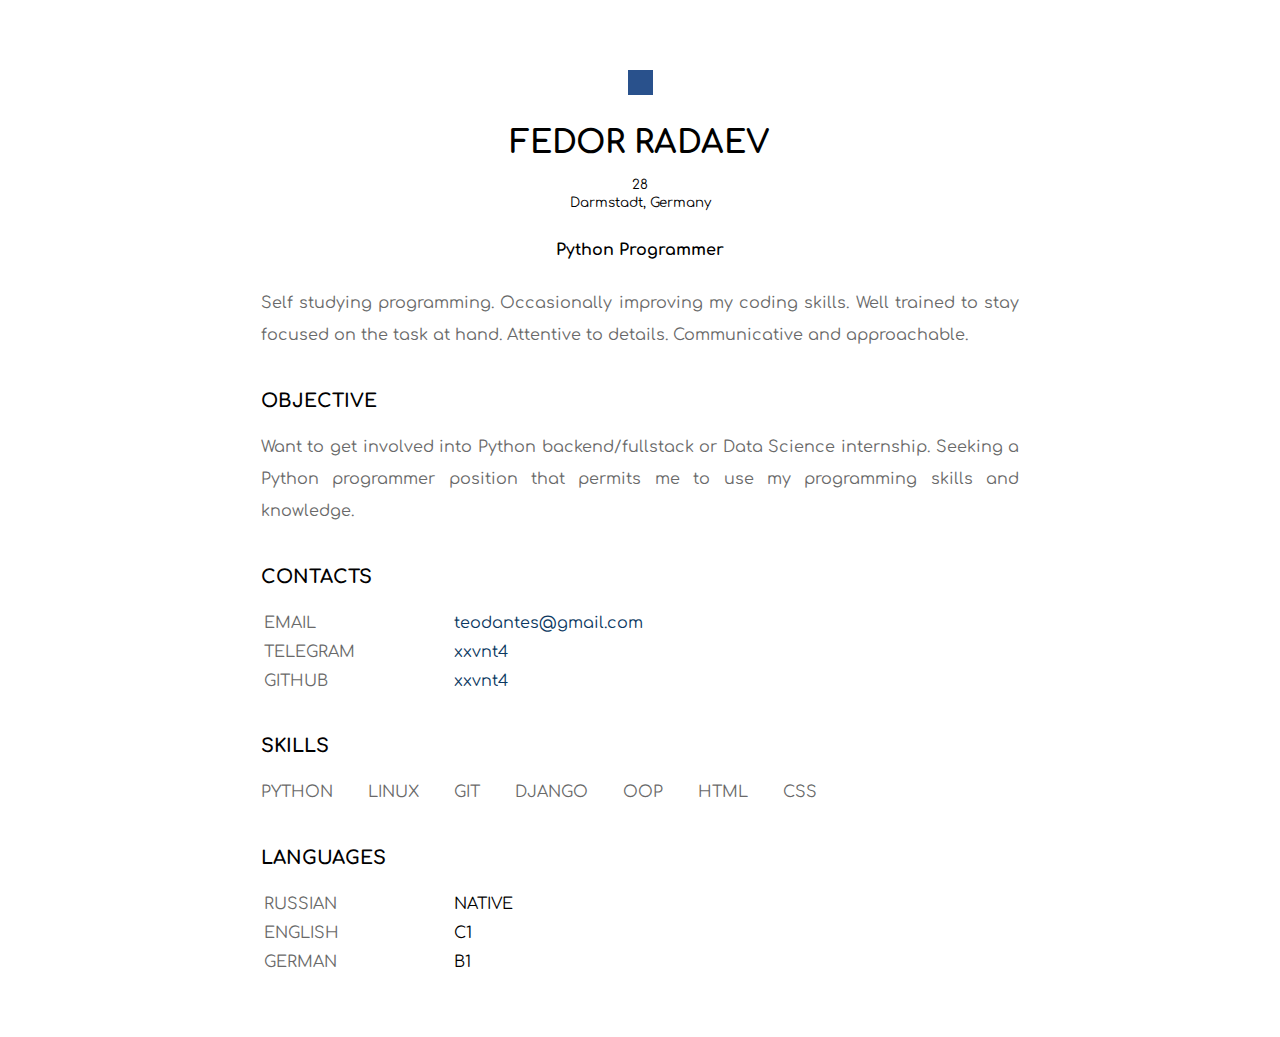
<file: index.html>
<!DOCTYPE html>
<html lang="en">
    <head>
        <link rel="stylesheet" type="text/css" href="//fonts.googleapis.com/css?family=Comfortaa" />
        <link rel="stylesheet" href="/static/css/it.css" type="text/css"/>
         <link rel="shortcut icon" href="/static/img/favicon.jpg" type="image/jpg">
        <meta charset="UTF-8">
        <title>
            CV, Fedor R.
        </title>
    </head>
    <body class="body">
        <img src="/static/img/favicon.jpg" height="25" width="25">

        <h1 align="center">FEDOR RADAEV</h1>

        <p align="center">
            <small>
                28 <br>
                Darmstadt, Germany
            </small>
        </p>

        <div class="programmer" align="center">
            <b>Python Programmer</b>
        </div>
        <br> <!-- Delete when set salary back -->

<!--        <div class="salary" align="center">3500€ per Month</div>-->

        <div class="about" align="justify">
                Self studying programming.
                Occasionally improving my coding skills.
                Well trained to stay focused on the task at hand.
                Attentive to details.
                Communicative and approachable.
        </div>

        <h3>OBJECTIVE</h3>

        <div class="about" align="justify">
            Want to get involved into Python backend/fullstack or Data Science internship.
            Seeking a Python programmer position that permits me to use my programming skills and knowledge.
        </div>

        <h3>CONTACTS</h3>

        <table class="table_contacts">
            <tr>
                <td class="column_contacts">EMAIL</td>
                <td><a href="mailto:teodantes@gmail.com">teodantes@gmail.com</a></td>
            </tr>
            <tr>
                <td class="column_contacts">TELEGRAM</td>
                <td><a href="http://t.me/xxvnt4">xxvnt4</a></td>
            </tr>
            <tr>
                <td class="column_contacts">GITHUB</td>
                <td><a href="http://github.com/xxvnt4">xxvnt4</a></td>
            </tr>
        </table>

        <h3>
            SKILLS
        </h3>

        <p align="justify" class="skills">
            PYTHON
            LINUX
            GIT
            DJANGO
            OOP
            HTML
            CSS
        </p>

        <h3>
            LANGUAGES
        </h3>

        <table class="table_languages">
            <tr>
                <td class="column_contacts">RUSSIAN</td>
                <td>NATIVE</td>
            </tr>
            <tr>
                <td class="column_contacts">ENGLISH</td>
                <td>C1</td>
            </tr>
            <tr>
                <td class="column_contacts">GERMAN</td>
                <td>B1</td>
            </tr>
        </table>

<!--        <h3>CERTIFICATES</h3>-->

<!--        <p class="skills" align="justify">-->
<!--            <a href="/static/img/linux_certificate.png" title="Issued on 12/19">LINUX</a> <br>-->
<!--            <a href="/static/img/python_certificate.png" title="Issued on 12/21">PYTHON</a>-->
<!--        </p>-->
    </body>
</html>
</file>
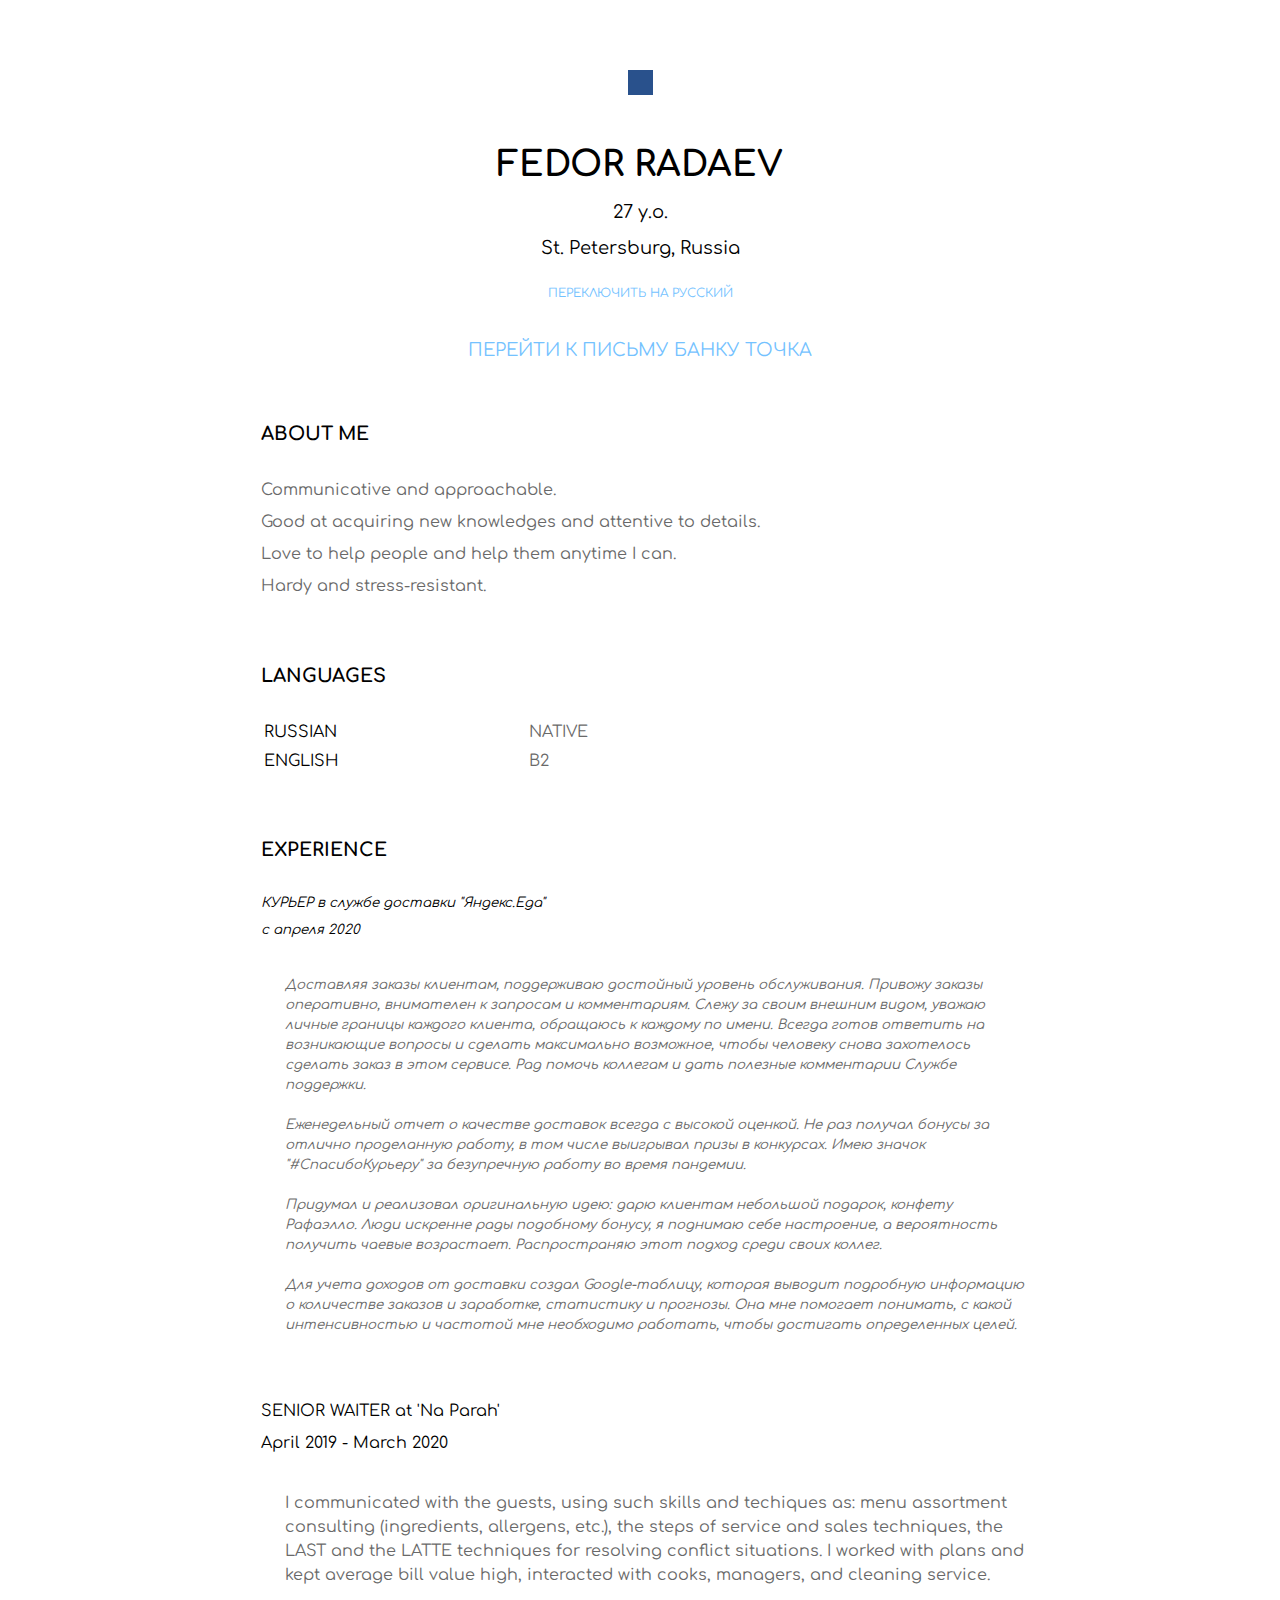
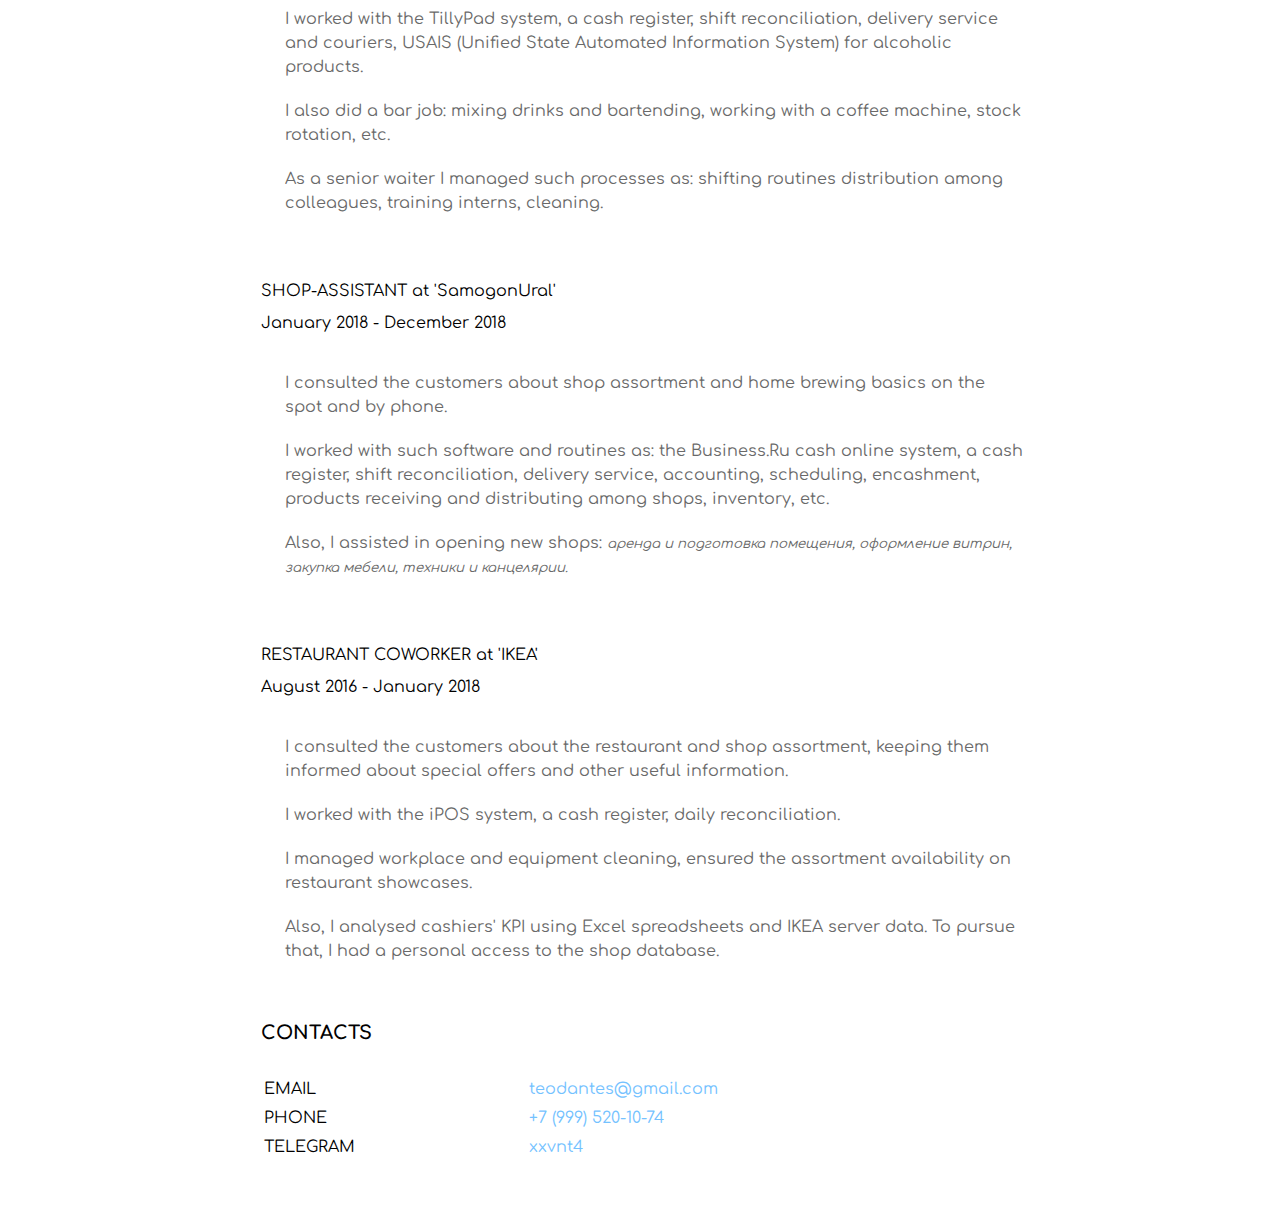
<file: index_eng.html>
<!doctype html>
<html lang="en">
    <head>
        <link rel="stylesheet" type="text/css" href="//fonts.googleapis.com/css?family=Comfortaa" />
        <link rel="stylesheet" href="style.css" type="text/css"/>
        <meta charset="UTF-8">
        <title>
            Fedor R.
        </title>
    </head>
    <body class="body">
        <img src="photo_2022-05-18_01-39-51.jpg" height="25" width="25">

        <h1 align="center">FEDOR RADAEV</h1>

        <p  class="location_age" align="center">
            27 y.o. <br>
            St. Petersburg, Russia
        </p>

        <p class="language_button" align="center">
            <a href="index.html">ПЕРЕКЛЮЧИТЬ НА РУССКИЙ</a>
        </p>

        <p  class="letter_button" align="center">
            <a class="a_letter" href="letter.html">ПЕРЕЙТИ К ПИСЬМУ БАНКУ ТОЧКА</a>
        </p>

        <h3>
            ABOUT ME
        </h3>

        <p class="skills">
            Communicative and approachable. <br>
            Good at acquiring new knowledges and attentive to details. <br>
            Love to help people and help them anytime I can.  <br>
            Hardy and stress-resistant.
        </p>

        <h3>
            LANGUAGES
        </h3>

        <table class="table_languages">
            <tr>
                <td class="column_contacts">RUSSIAN</td>
                <td class="column_second">NATIVE</td>
            </tr>
            <tr>
                <td class="column_contacts">ENGLISH</td>
                <td class="column_second">B2</td>
            </tr>
        </table>

        <h3>
            EXPERIENCE <br>
        </h3>

        <i><small>
            <p class="job_name">
                КУРЬЕР в службе доставки "Яндекс.Еда" <br>
                с апреля 2020
            </p>
            <div class="job_about">
                <p>
                    Доставляя заказы клиентам, поддерживаю достойный уровень обслуживания. Привожу заказы оперативно,
                    внимателен к запросам и комментариям. Слежу за своим внешним видом, уважаю личные границы каждого
                    клиента, обращаюсь к каждому по имени. Всегда готов ответить на возникающие вопросы и сделать
                    максимально
                    возможное, чтобы человеку снова захотелось сделать заказ в этом сервисе. Рад помочь коллегам и дать
                    полезные комментарии Службе поддержки.
                </p>
                <p>
                    Еженедельный отчет о качестве доставок всегда с высокой оценкой. Не раз получал бонусы за отлично
                    проделанную
                    работу, в том числе выигрывал призы в конкурсах. Имею значок "#СпасибоКурьеру" за безупречную работу
                    во
                    время пандемии.
                </p>
                <p>
                    Придумал и реализовал оригинальную идею: дарю клиентам небольшой подарок, конфету Рафаэлло. Люди
                    искренне
                    рады подобному бонусу, я поднимаю себе настроение, а вероятность получить чаевые возрастает.
                    Распространяю
                    этот подход среди своих коллег.
                </p>
                <p>
                    Для учета доходов от доставки создал Google-таблицу, которая выводит подробную информацию о
                    количестве
                    заказов и заработке, статистику и прогнозы. Она мне помогает понимать, с какой интенсивностью и
                    частотой мне
                    необходимо работать, чтобы достигать определенных целей.
                </p>
            </div>
        </i></small>

        <p class="job_name">
            SENIOR WAITER at 'Na Parah' <br>
            April 2019 - March 2020
        </p>
            <div class="job_about">
                <p>
                    I communicated with the guests, using such skills and techiques as: menu assortment consulting
                    (ingredients, allergens, etc.), the steps of service and sales techniques, the LAST and the LATTE
                    techniques for resolving conflict situations.
                    I worked with plans and kept average bill value high, interacted with cooks, managers, and cleaning
                    service.
                </p>
                <p>
                    I worked with the TillyPad system, a cash register, shift reconciliation, delivery service and
                    couriers, USAIS (Unified State Automated Information System) for alcoholic products.
                </p>
                <p>
                    I also did a bar job: mixing drinks and bartending, working with a coffee machine, stock rotation,
                    etc.
                </p>
                <p>
                    As a senior waiter I managed such processes as: shifting routines distribution among colleagues,
                    training interns, cleaning.
                </p>
            </div>

        <p class="job_name">
            SHOP-ASSISTANT at 'SamogonUral'<br>
            January 2018 - December 2018
        </p>
            <div class="job_about">
                <p>
                    I consulted the customers about shop assortment and home brewing basics on the spot and by phone.
                </p>
                <p>
                    I worked with such software and routines as: the Business.Ru cash online system, a cash register,
                    shift reconciliation, delivery service, accounting, scheduling, encashment, products receiving and
                    distributing among shops, inventory, etc.
                </p>
                <p>
                    Also, I assisted in opening new shops: <i><small>аренда и подготовка помещения, оформление витрин,
                    закупка
                    мебели,
                    техники и канцелярии.</small></i>
                </p>
            </div>

        <p class="job_name">
            RESTAURANT COWORKER at 'IKEA'<br>
            August 2016 - January 2018
        </p>
            <div class="job_about">
                <p>
                    I consulted the customers about the restaurant and shop assortment, keeping them informed about
                    special offers and other useful information.
                </p>
                <p>
                    I worked with the iPOS system, a cash register, daily reconciliation.
                </p>
                <p>
                    I managed workplace and equipment cleaning, ensured the assortment availability on restaurant
                    showcases.
                </p>
                <p>
                    Also, I analysed cashiers' KPI using Excel spreadsheets and IKEA server data. To pursue that, I had a
                    personal access to the shop database.
                </p>
            </div>

        <h3 class="contacts_subtitle">CONTACTS</h3>

        <table class="table_contacts">
            <tr>
                <td class="column_contacts">EMAIL</td>
                <td><a href="mailto:teodantes@gmail.com">teodantes@gmail.com</a></td>
            </tr>
            <tr>
                <td class="column_contacts">PHONE</td>
                <td><a href="tel:89995201074">+7 (999) 520-10-74</a></td>
            </tr>
            <tr>
                <td class="column_contacts">TELEGRAM</td>
                <td><a href="https://t.me/xxvnt4">xxvnt4</a></td>
            </tr>
        </table>

    </body>
</html>
</file>
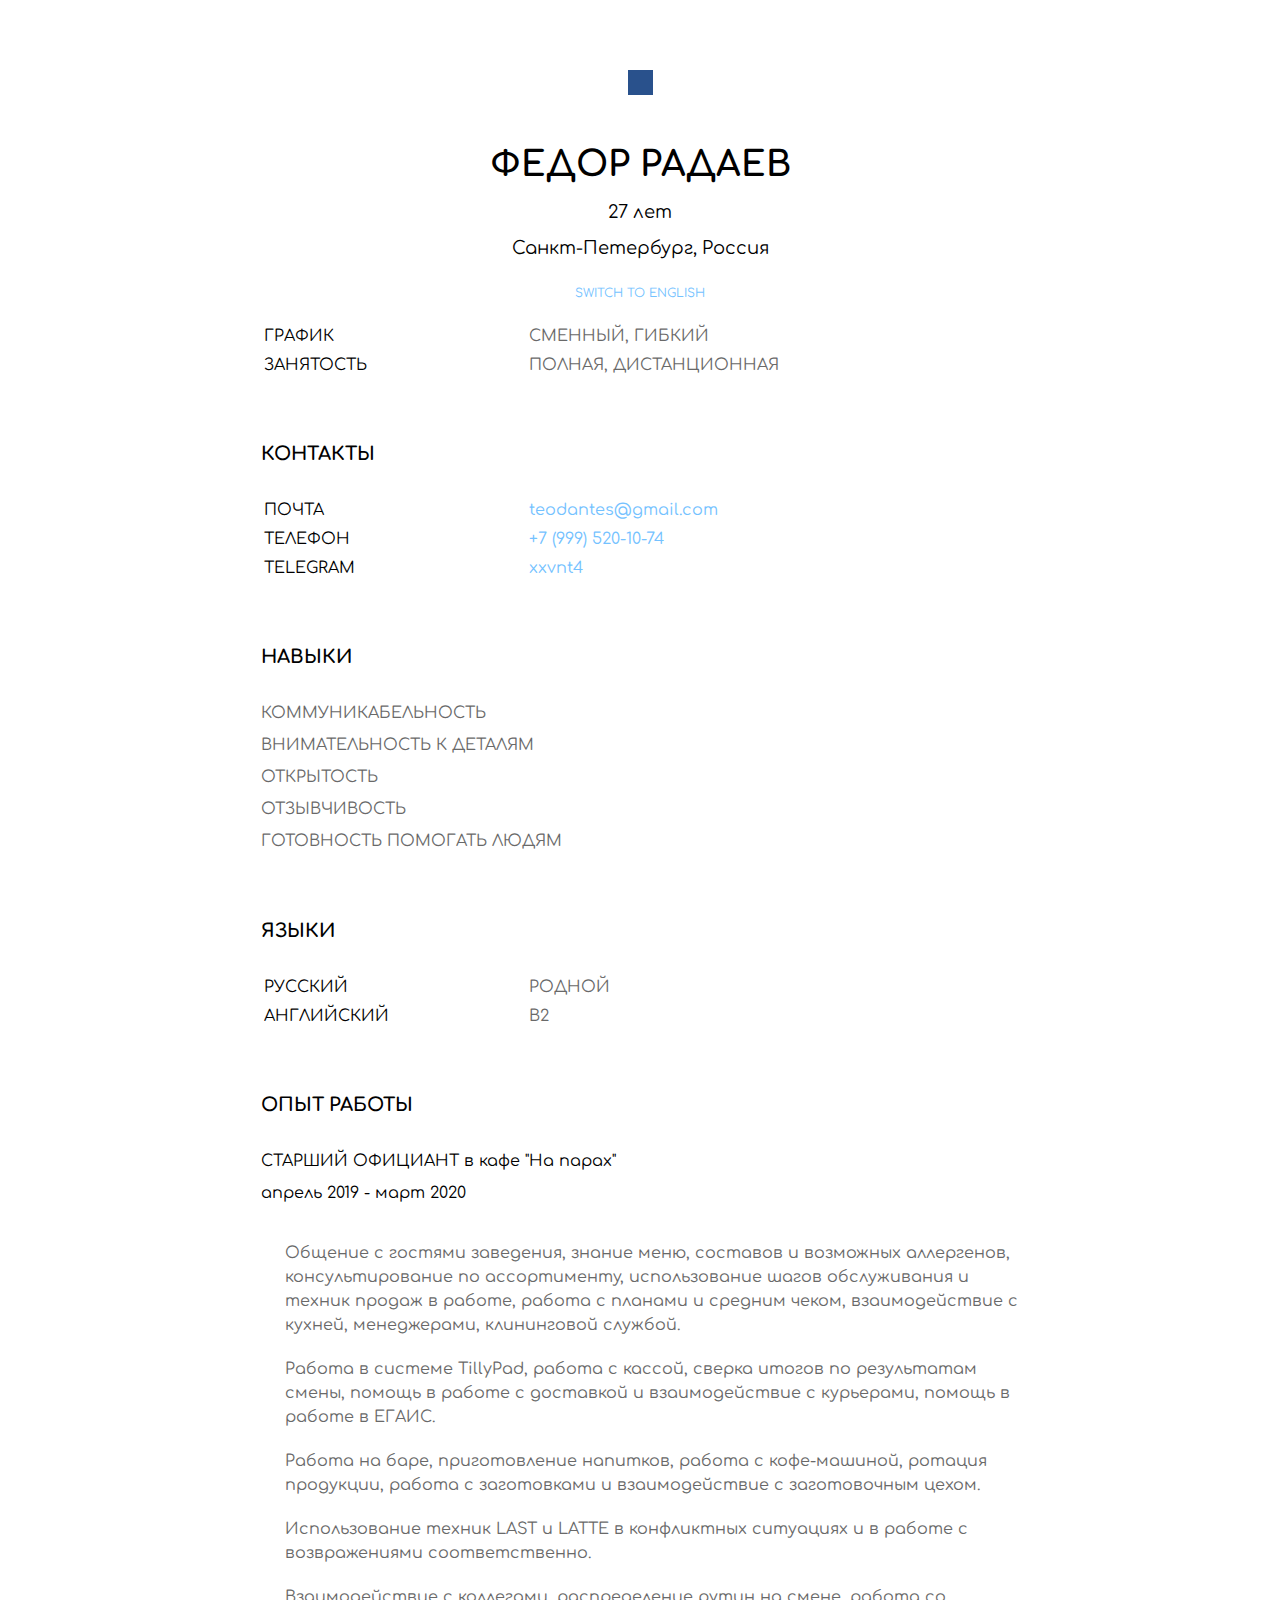
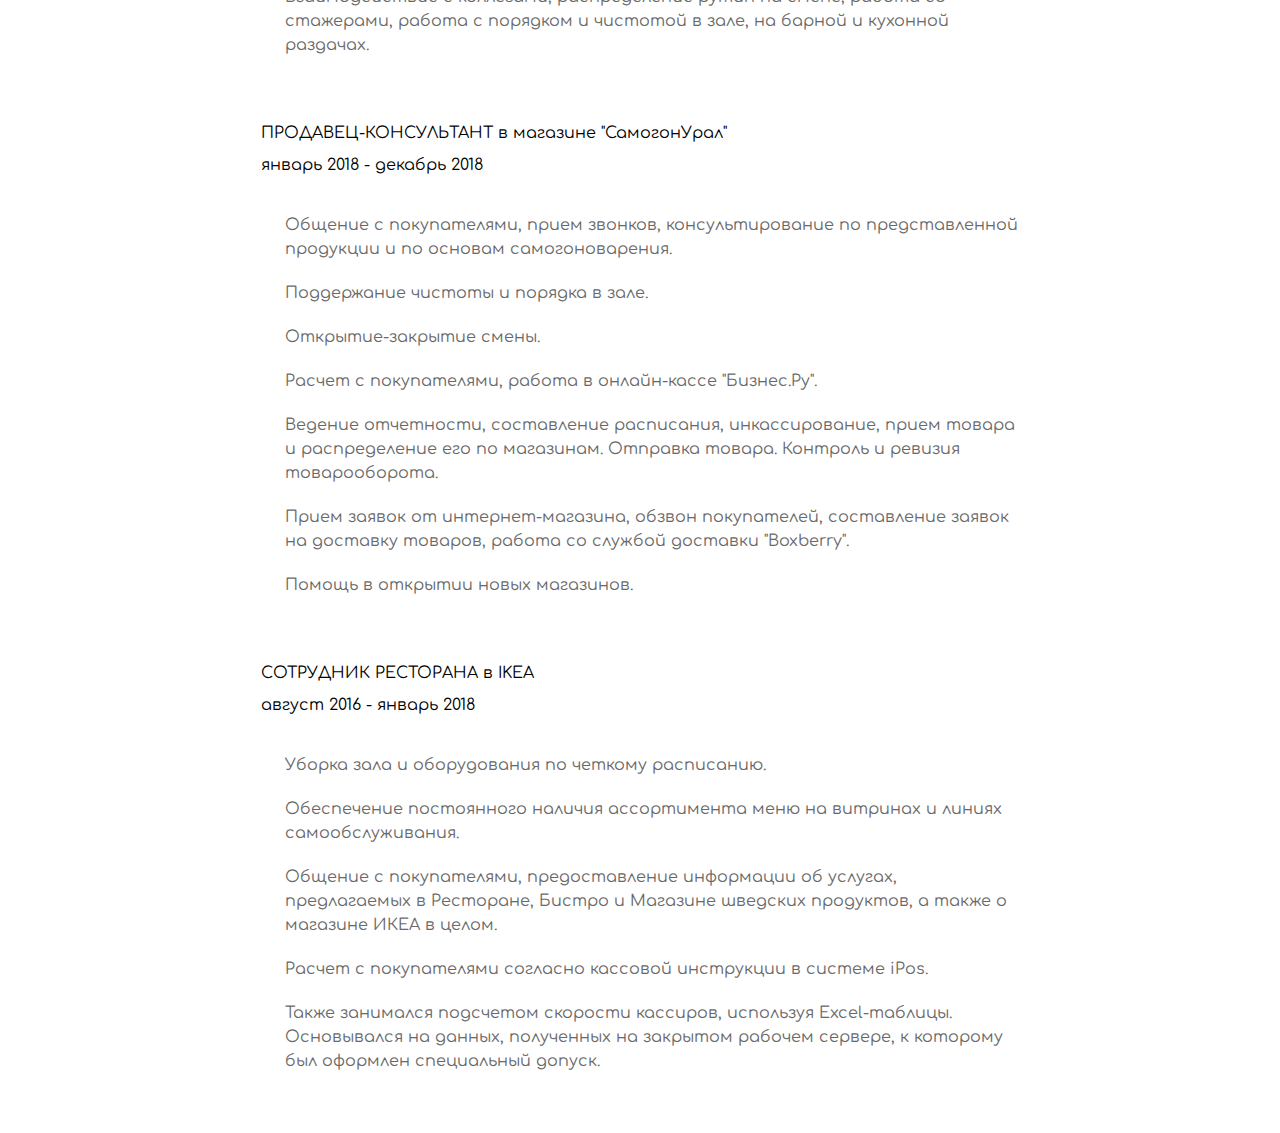
<file: index_rus.html>
<!doctype html>
<html lang="en">
    <head>
        <link rel="stylesheet" type="text/css" href="//fonts.googleapis.com/css?family=Comfortaa" />
        <link rel="stylesheet" href="style.css" type="text/css"/>
        <meta charset="UTF-8">
        <title>
            Федор Р.
        </title>
    </head>
    <body class="body">
        <img src="photo_2022-05-18_01-39-51.jpg" height="25" width="25">

        <h1 align="center">ФЕДОР РАДАЕВ</h1>

        <p  class="location_age" align="center">
            27 лет<br>
            Санкт-Петербург, Россия
        </p>

        <p  class="language_button" align="center">
            <a href="index_eng.html">SWITCH TO ENGLISH</a>
        </p>

        <div class="tab_after_subtitle">
            <table class="table_contacts">
                <tr>
                    <td class="column_contacts">ГРАФИК</td>
                    <td class="column_second">СМЕННЫЙ, ГИБКИЙ</td>
                </tr>
                <tr>
                    <td class="column_contacts">ЗАНЯТОСТЬ</td>
                    <td class="column_second">ПОЛНАЯ, ДИСТАНЦИОННАЯ</td>
                </tr>
            </table>
        </div>

        <h3>КОНТАКТЫ</h3>

        <div class="tab_after_subtitle">
            <table class="table_contacts">
                <tr>
                    <td class="column_contacts">ПОЧТА</td>
                    <td><a href="mailto:teodantes@gmail.com">teodantes@gmail.com</a></td>
                </tr>
                <tr>
                    <td class="column_contacts">ТЕЛЕФОН</td>
                    <td><a href="tel:89995201074">+7 (999) 520-10-74</a></td>
                </tr>
                <tr>
                    <td class="column_contacts">TELEGRAM</td>
                    <td><a href="https://t.me/xxvnt4">xxvnt4</a></td>
                </tr>
            </table>
        </div>

        <h3>
            НАВЫКИ
        </h3>

        <div class="tab_after_subtitle">
            <p class="skills">
                КОММУНИКАБЕЛЬНОСТЬ <br>
                ВНИМАТЕЛЬНОСТЬ К ДЕТАЛЯМ <br>
                ОТКРЫТОСТЬ <br>
                ОТЗЫВЧИВОСТЬ <br>
                ГОТОВНОСТЬ ПОМОГАТЬ ЛЮДЯМ
            </p>
        </div>

        <h3>
            ЯЗЫКИ
        </h3>

        <div class="tab_after_subtitle">
            <table class="table_languages">
                <tr>
                    <td class="column_contacts">РУССКИЙ</td>
                    <td class="column_second">РОДНОЙ</td>
                </tr>
                <tr>
                    <td class="column_contacts">АНГЛИЙСКИЙ</td>
                    <td class="column_second">B2</td>
                </tr>
            </table>
        </div>

        <h3>
            ОПЫТ РАБОТЫ <br>
        </h3>


        <p class="job_name">
            СТАРШИЙ ОФИЦИАНТ в кафе "На парах" <br>
            апрель 2019 - март 2020
        </p>
            <div class="job_about">
                <p>
                    Общение с гостями заведения, знание меню, составов и возможных аллергенов, консультирование по ассортименту,
                    использование шагов обслуживания и техник продаж в работе, работа с планами и средним чеком, взаимодействие
                    с кухней, менеджерами, клининговой службой.
                </p>
                <p>
                    Работа в системе TillyPad, работа с кассой, сверка итогов по результатам смены, помощь в работе с
                    доставкой
                    и взаимодействие с курьерами, помощь в работе в ЕГАИС.
                </p>
                <p>
                    Работа на баре, приготовление напитков, работа с кофе-машиной, ротация продукции, работа с заготовками и
                    взаимодействие с заготовочным цехом.
                </p>
                <p>
                    Использование техник LAST и LATTE в конфликтных ситуациях и в работе с возвражениями соответственно.
                </p>
                <p>
                    Взаимодействие с коллегами, распределение рутин на смене, работа со стажерами, работа с порядком и
                    чистотой
                    в зале, на барной и кухонной раздачах.
                </p>
            </div>

        <p class="job_name">
            ПРОДАВЕЦ-КОНСУЛЬТАНТ в магазине "СамогонУрал" <br>
            январь 2018 - декабрь 2018
        </p>
            <div class="job_about">
                <p>
                    Общение с покупателями, прием звонков, консультирование по представленной продукции и по основам
                    самогоноварения.
                </p>
                <p>
                    Поддержание чистоты и порядка в зале.
                </p>
                <p>
                    Открытие-закрытие смены.
                </p>
                <p>
                    Расчет с покупателями, работа в онлайн-кассе "Бизнес.Ру".
                </p>
                <p>
                    Ведение отчетности, составление расписания, инкассирование, прием товара и распределение его по
                    магазинам.
                    Отправка товара. Контроль и ревизия товарооборота.
                </p>
                <p>
                    Прием заявок от интернет-магазина, обзвон покупателей, составление заявок на доставку товаров, работа со
                    службой доставки "Boxberry".
                </p>
                <p>
                    Помощь в открытии новых магазинов.
                </p>
            </div>

        <p class="job_name">
            СОТРУДНИК РЕСТОРАНА в IKEA <br>
            август 2016 - январь 2018
        </p>
            <div class="job_about">
                <p>
                    Уборка зала и оборудования по четкому расписанию.
                </p>
                <p>
                    Обеспечение постоянного наличия ассортимента меню на витринах и линиях самообслуживания.
                </p>
                <p>
                    Общение с покупателями, предоставление информации об услугах, предлагаемых в Ресторане, Бистро и
                    Магазине
                    шведских продуктов, а также о магазине ИКЕА в целом.
                </p>
                <p>
                    Расчет с покупателями согласно кассовой инструкции в системе iPos.
                </p>
                <p>
                    Также занимался подсчетом скорости кассиров, используя Excel-таблицы. Основывался на данных, полученных
                    на
                    закрытом рабочем сервере, к которому был оформлен специальный допуск.
                </p>
            </div>

    </body>
</html>
</file>
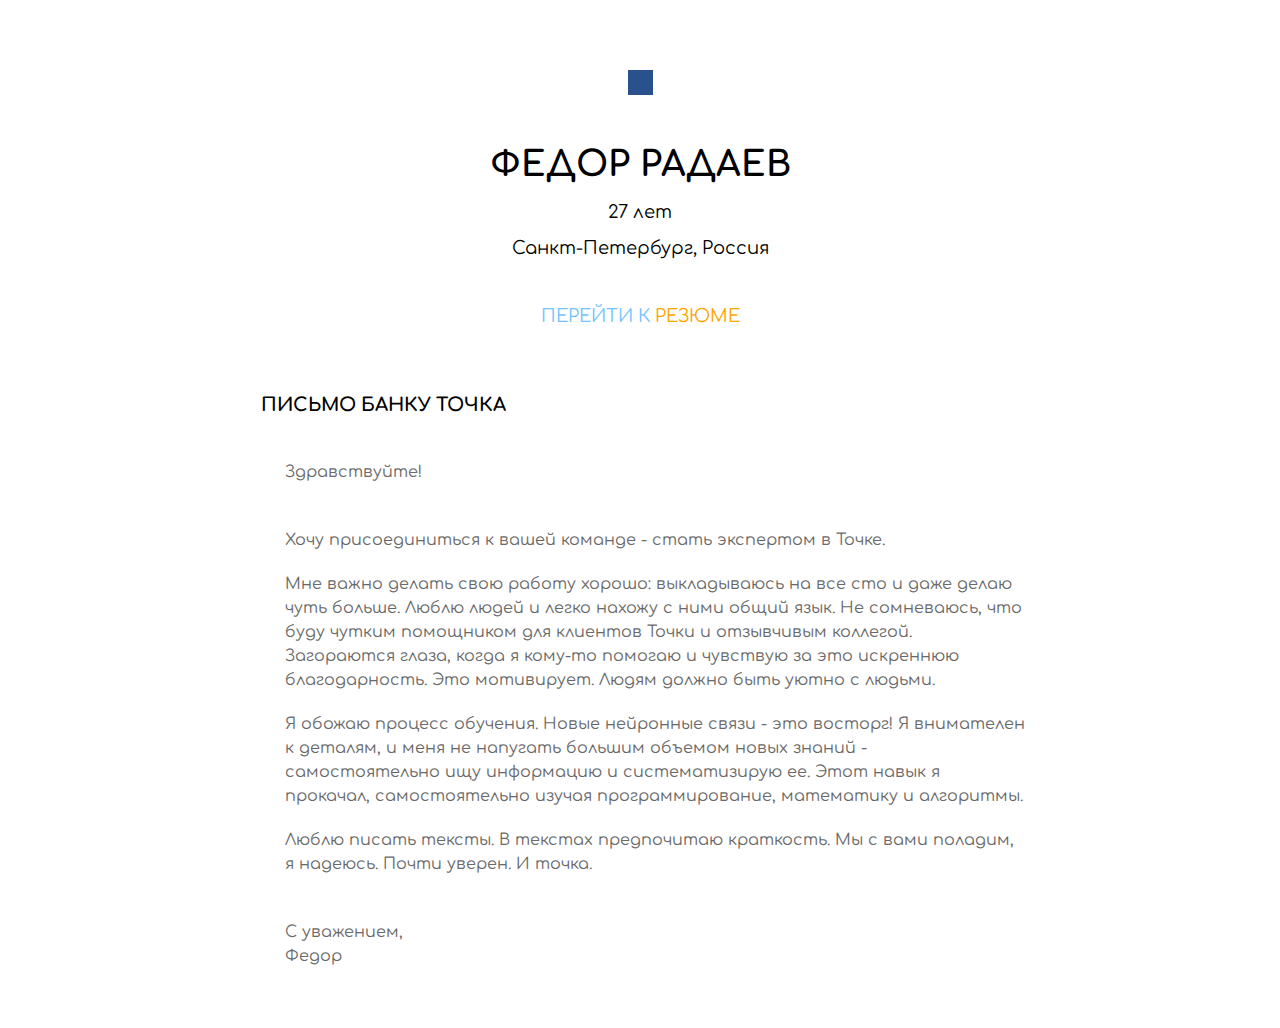
<file: letter.html>
<!doctype html>
<html lang="en">
    <head>
        <link rel="stylesheet" type="text/css" href="//fonts.googleapis.com/css?family=Comfortaa" />
        <link rel="stylesheet" href="style.css" type="text/css"/>
        <meta charset="UTF-8">
        <title>
            Федор Р.
        </title>
    </head>
    <body class="body">
        <img src="photo_2022-05-18_01-39-51.jpg" height="25" width="25">

        <h1 align="center">ФЕДОР РАДАЕВ</h1>

        <p  class="location_age" align="center">
            27 лет<br>
            Санкт-Петербург, Россия
        </p>

        <p  class="letter_button" align="center">
            <a href="index.html">ПЕРЕЙТИ К <span style="color: orange">РЕЗЮМЕ</span></a>
        </p>

        <h3 class="letter_title">ПИСЬМО БАНКУ ТОЧКА</h3>

        <div class="job_about">
            <p>Здравствуйте!</p> <br>

            <p>Хочу присоединиться к вашей команде - стать экспертом в Точке.</p>

            <p>Мне важно делать свою работу хорошо: выкладываюсь на все сто и
                даже делаю чуть больше. Люблю людей и легко нахожу с ними общий язык.  Не сомневаюсь, что буду чутким
                помощником для клиентов Точки и отзывчивым коллегой. Загораются глаза, когда я
                кому-то помогаю и чувствую за это искреннюю благодарность. Это мотивирует.
                Людям должно быть уютно с людьми.</p>

            <p>Я обожаю процесс обучения. Новые нейронные связи - это восторг! Я внимателен к деталям, и меня не
                напугать большим объемом новых знаний - самостоятельно ищу информацию и систематизирую ее. Этот навык я
                прокачал, самостоятельно изучая программирование, математику и алгоритмы.</p>

            <p>Люблю писать тексты. В текстах предпочитаю краткость. Мы с вами поладим, я надеюсь. Почти уверен. И точка. </p> <br>

            <p>
                С уважением, <br>
                Федор
            </p>
        </div>

    </body>
</html>
</file>
<file: static/css/it.css>
h1 {
    margin-left: 20%;
    margin-right: 20%;
    margin-top: 30px;
    margin-bottom: 15px;
}

p {
    margin-left: 20%;
    margin-right: 20%;
    margin-top: 0px;
    margin-bottom: 30px;
}

.table_contacts {
    margin-left: 20%;
    margin-right: 50%;
    width: 50%;
    margin-bottom: 30px;
}

h3 {
    margin-left: 20%;
    margin-right: 20%;
    margin-bottom: 20px;
    margin-top: 40px;
}

.programmer {
    margin-left: 20%;
    margin-right: 20%;
    margin-bottom: 10px;
}

.body {
    font-family: Comfortaa;
    font-size: 16px;
    margin-top: 70px;
    margin-bottom: 60px;
}

.salary {
    margin-left: 20%;
    margin-right: 20%;
    margin-bottom: 50px;
}

.table_languages {
    margin-left: 20%;
    margin-right: 20%;
    margin-bottom: 30px;
    width: 50%;
}

.column_contacts {
    width: 30%;
    height: 25px;
    color: #696969;
}

a {
    text-decoration: none;
    color: #0B3861;
}

img {
    display: block;
    margin: 0 auto;rgin-top: 30px;
    }

.about {
    margin-left: 20%;
    margin-right: 20%;
    margin-bottom: 30px;
    line-height: 2;
    color: #696969;
}

.skills {
    word-spacing: 30px;
    color: #696969;
    line-height: 2;
}

.p_certificates {
    margin-left: 20%;
    margin-right: 20%;
    margin-top: 0px;
    margin-bottom: 100px;
    word-spacing: 30px;
    line-height: 2;
}
</file>
<file: style.css>
h1 {
    margin-left: 20%;
    margin-right: 20%;
    margin-top: 50px;
    margin-bottom: 10px;
    font-size: 35px;
}

p {
    margin-left: 20%;
    margin-right: 20%;
    margin-top: 0px;
    margin-bottom: 20px;
}

.table_contacts {
    margin-left: 20%;
    margin-right: 50%;
    width: 70%;
    margin-bottom: 30px;
    color: black;

}

h3 {
    margin-left: 20%;
    margin-right: 20%;
    margin-bottom: 30px;
    margin-top: 64px;
}

.programmer {
    margin-left: 20%;
    margin-right: 20%;
    margin-bottom: 10px;
}

.body {
    font-family: Comfortaa;
    font-size: 16px;
    margin-top: 70px;
    margin-bottom: 60px;
}

.salary {
    margin-left: 20%;
    margin-right: 20%;
    margin-bottom: 30px;
}

.table_languages {
    margin-left: 20%;
    margin-right: 20%;
    margin-bottom: 30px;
    width: 70%;
}

.column_contacts {
    width: 30%;
    height: 25px;
}

a {
    text-decoration: none;
    color: #74C2FF;
}

img {
    display: block;
    margin: 0 auto;
    margin-top: 30px;
}

.about {
    margin-left: 20%;
    margin-right: 20%;
    margin-bottom: 30px;e
    line-height: 1.5;
    color: #696969;
}

.job_name {
    line-height: 2;
    margin-bottom: 32px;
}

.job_about {
    color: #696969;
    margin-bottom: 60px;
    line-height: 1.5;
    margin-left: 30px;
}

.skills {
    line-height: 2;
    color: #696969;
}

.location_age {
    font-size: 18px;
    line-height: 2;
}

.column_second {
    color: #696969;
}

.language_button {
    margin-bottom: 20px;
    font-size: 12px;
}

.table_row {
    height: 30px;
}

.contacts_subtitle {
    margin-top: 45px;
}

.letter_button {
    margin-top: 40px;
    font-size: 18px;
}

.a_letter {
    color: #
}

.letter_title {
    margin-top: 69px;
    margin-bottom: 45px;
}
</file>
